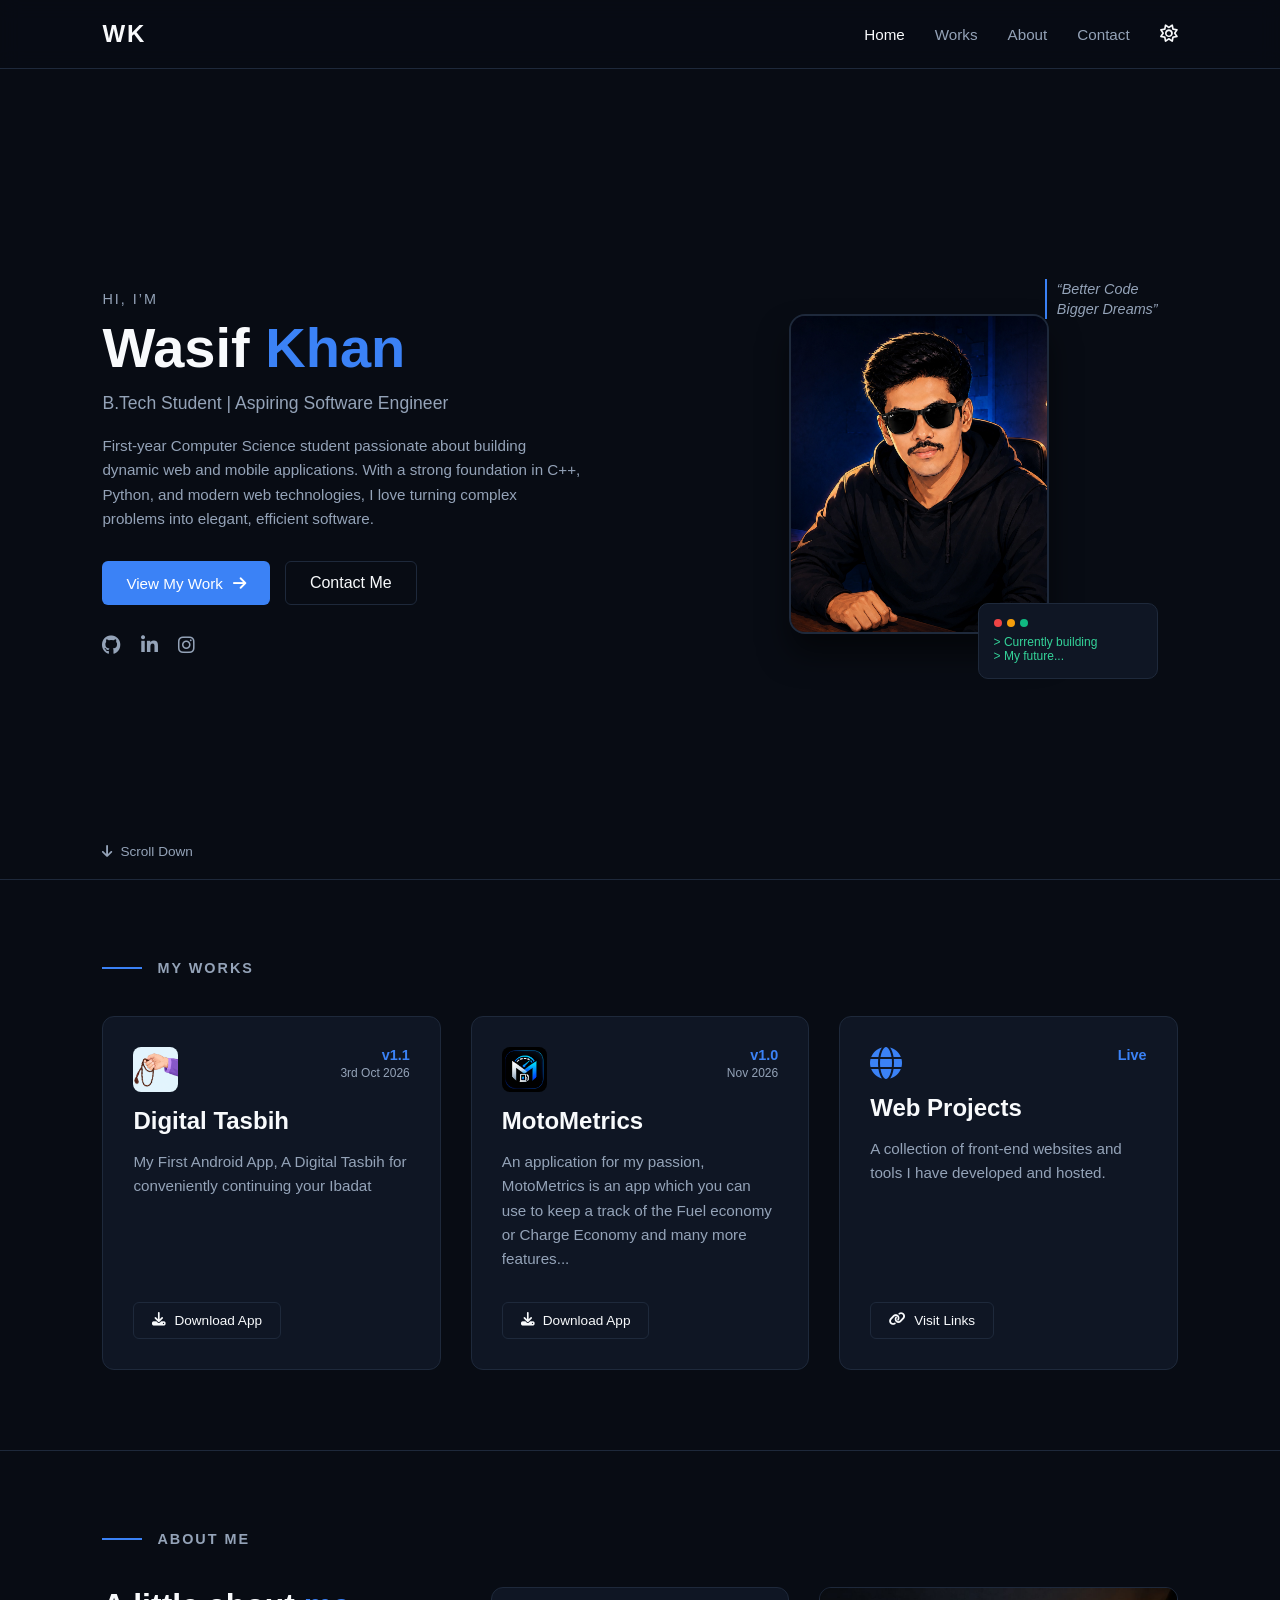
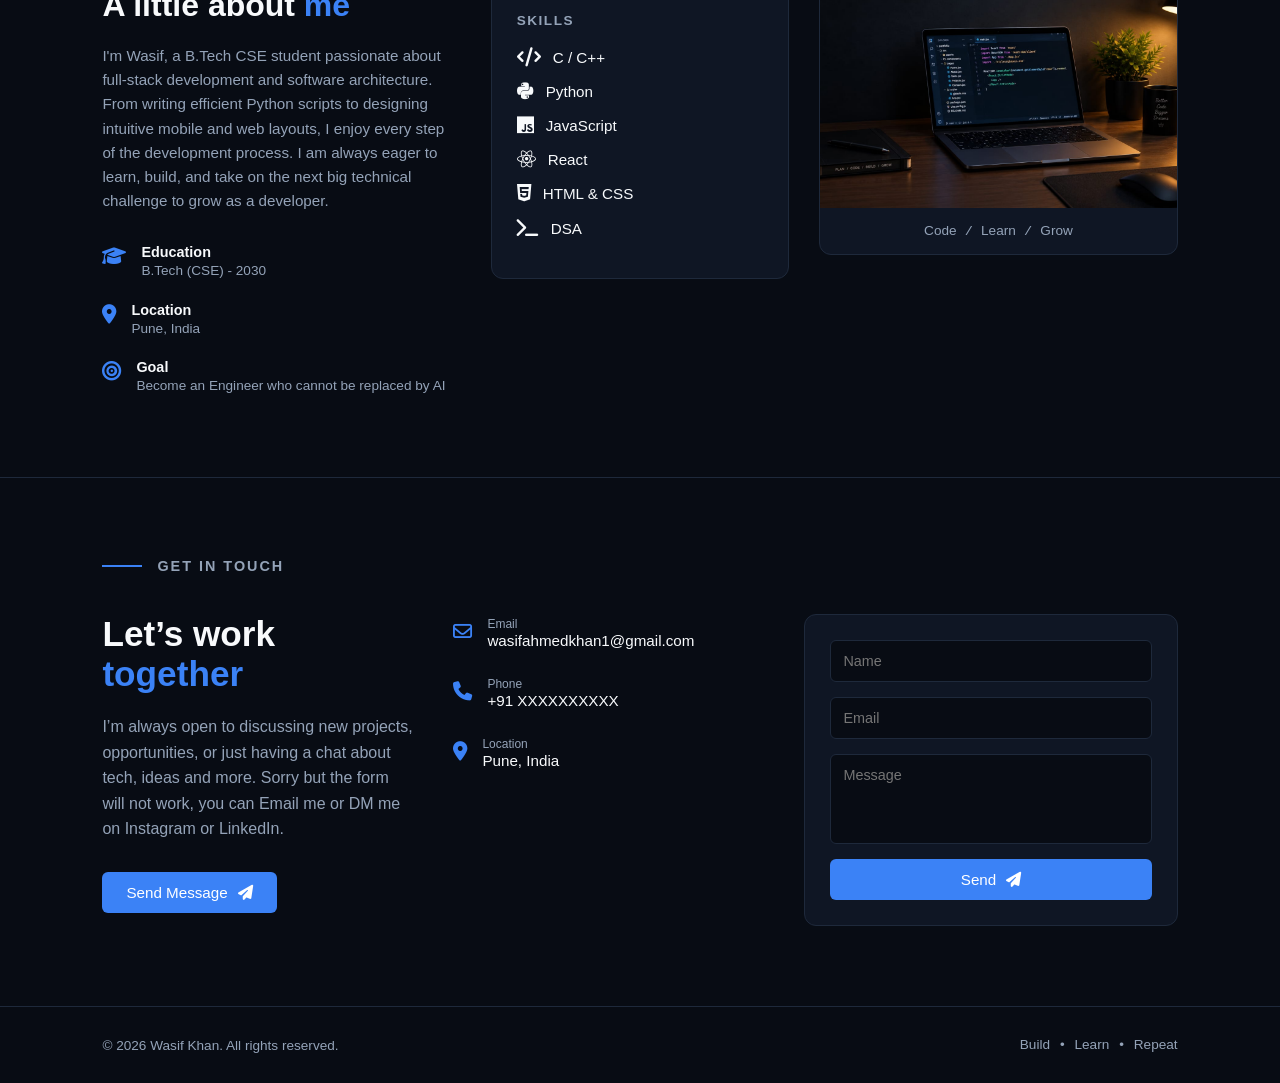
<file: index.html>
<!DOCTYPE html>
<html lang="en">
<head>
    <meta charset="UTF-8">
    <meta name="viewport" content="width=device-width, initial-scale=1.0">
    <title>WK Portfolio</title>
    <link rel="stylesheet" href="style.css">
    <link rel="stylesheet" href="https://cdnjs.cloudflare.com/ajax/libs/font-awesome/6.4.0/css/all.min.css">
</head>
<body>

    <header>
        <div class="logo">WK</div>
        <nav>
            <a href="#home" class="active">Home</a>
            <a href="#works">Works</a>
            <a href="#about">About</a>
            <a href="#contact">Contact</a>
            <button id="theme-toggle"><i class="fa-regular fa-sun"></i></button>
        </nav>
    </header>

    <section id="home" class="hero-section">
        <div class="hero-content">
            <p class="greeting">HI, I’M</p>
            <h1>Wasif <span class="highlight">Khan</span></h1>
            <p class="subtitle">B.Tech Student | Aspiring Software Engineer</p>
            <p class="description">
                First-year Computer Science student passionate about building dynamic web and mobile applications. With a strong foundation in C++, Python, and modern web technologies, I love turning complex problems into elegant, efficient software.
            </p>
            <div class="hero-buttons">
                <a href="#works" class="btn-primary">View My Work <i class="fa-solid fa-arrow-right"></i></a>
                <a href="#contact" class="btn-secondary">Contact Me</a>
            </div>

            <div class="social-icons">
                <!-- GitHub -->
                <a href="https://github.com/YOUR-USERNAME" target="_blank"><i class="fa-brands fa-github"></i></a>
                <!-- LinkedIn -->
                <a href="https://www.linkedin.com/in/wasif-ahmed-khan-42736443b?utm_source=share_via&utm_content=profile&utm_medium=member_android" target="_blank"><i class="fa-brands fa-linkedin-in"></i></a>
                <!-- Instagram -->
                <a href="https://www.instagram.com/wasif.khan2007?obrf=cGVhc2Q5YnM0ajBz" target="_blank"><i class="fa-brands fa-instagram"></i></a>
            </div>
        </div>

        <div class="hero-visual">
            <div class="profile-card">
                <img src="wasif_FP.png" alt="Wasif Khan">
            </div>
            <div class="quote-box">
                <p>“Better Code<br>Bigger Dreams”</p>
            </div>
            <div class="terminal-box">
                <div class="terminal-dots">
                    <span class="dot red"></span>
                    <span class="dot yellow"></span>
                    <span class="dot green"></span>
                </div>
                <p>> Currently building</p>
                <p>> My future...</p>
            </div>
        </div>

        <div class="scroll-down">
            <a href="#works"><i class="fa-solid fa-arrow-down"></i> Scroll Down</a>
        </div>
    </section>

    <section id="works" class="works-section">
        <div class="works-header">
            <span class="line"></span>
            <h2>MY WORKS</h2>
        </div>
        
         <div class="works-grid">
            <!-- Project 1: Digital Tasbih -->
            <div class="work-card reveal">
                <div class="card-header">
                    <img src="Digi_Tasbih_logo.png" alt="Digital Tasbih Logo" class="custom-work-logo">
                    <div class="app-meta">
                        <span class="version">v1.1</span>
                        <span class="date">3rd Oct 2026</span>
                    </div>
                </div>
                <h3>Digital Tasbih</h3>
                <p>My First Android App, A Digital Tasbih for conveniently continuing your Ibadat</p>
                <a href="Digi Tasbih.apk" download="Digital_Tasbih.apk" class="btn-secondary btn-small"><i class="fa-solid fa-download"></i> Download App</a>
            </div>

            <!-- Project 2: MotoMetrics -->
            <div class="work-card reveal">
                <div class="card-header">
                    <img src="MotoMetrics_logo.png" alt="MotoMetrics Logo" class="custom-work-logo">
                    <div class="app-meta">
                        <span class="version">v1.0</span>
                        <span class="date">Nov 2026</span>
                    </div>
                </div>
                <h3>MotoMetrics</h3>
                <p>An application for my passion, MotoMetrics is an app which you can use to keep a track of the Fuel economy or Charge Economy and many more features...</p>
                <a href="MotoMetrics.apk" download="MotoMetrics.apk" class="btn-secondary btn-small"><i class="fa-solid fa-download"></i> Download App</a>
            </div>
            
            <!-- Project 3: Web Projects -->
            <div class="work-card reveal">
                <div class="card-header">
                    <i class="fa-solid fa-globe work-icon"></i>
                    <div class="app-meta">
                        <span class="version">Live</span>
                    </div>
                </div>
                <h3>Web Projects</h3>
                <p>A collection of front-end websites and tools I have developed and hosted.</p>
                <a href="projects.html" class="btn-secondary btn-small"><i class="fa-solid fa-link"></i> Visit Links</a>
            </div>
        </div>
    </section>

    <!-- ABOUT SECTION -->
    <section id="about" class="about-section">
        <div class="about-header">
            <span class="line"></span>
            <h2>ABOUT ME</h2>
        </div>
        
        <div class="about-grid">
            <div class="about-text reveal">
                <h3>A little about <span class="highlight">me</span></h3>
                <p>
                    I'm Wasif, a B.Tech CSE student passionate about full-stack development and software architecture. From writing efficient Python scripts to designing intuitive mobile and web layouts, I enjoy every step of the development process. I am always eager to learn, build, and take on the next big technical challenge to grow as a developer.
                </p>

                <div class="about-info-list">
                    <div class="info-item">
                        <i class="fa-solid fa-graduation-cap"></i>
                        <div>
                            <strong>Education</strong>
                            <p>B.Tech (CSE) - 2030</p>
                        </div>
                    </div>
                    <div class="info-item">
                        <i class="fa-solid fa-location-dot"></i>
                        <div>
                            <strong>Location</strong>
                            <p>Pune, India</p>
                        </div>
                    </div>
                    <div class="info-item">
                        <i class="fa-solid fa-bullseye"></i>
                        <div>
                            <strong>Goal</strong>
                            <p>Become an Engineer who cannot be replaced by AI</p>
                        </div>
                    </div>
                </div>
            </div>

            <div class="skills-container reveal">
                <h4>SKILLS</h4>
                <div class="skill-item"><i class="fa-solid fa-code skill-icon c-badge"></i> <span>C / C++</span></div>
                <div class="skill-item"><i class="fa-brands fa-python skill-icon py-badge"></i> <span>Python</span></div>
                <div class="skill-item"><i class="fa-brands fa-js skill-icon js-badge"></i> <span>JavaScript</span></div>
                <div class="skill-item"><i class="fa-brands fa-react skill-icon react-badge"></i> <span>React</span></div>
                <div class="skill-item"><i class="fa-brands fa-html5 skill-icon html-badge"></i> <span>HTML & CSS</span></div>
                <div class="skill-item"><i class="fa-solid fa-terminal skill-icon dsa-badge"></i> <span>DSA</span></div>
            </div>

            <div class="about-image-card reveal">
                <img src="BG_Laptop.png" alt="Workspace">
                <div class="image-footer-tags">
                    <span>Code</span> / <span>Learn</span> / <span>Grow</span>
                </div>
            </div>
        </div>
    </section>

    <!-- CONTACT SECTION -->
    <section id="contact" class="contact-section">
        <div class="contact-header">
            <span class="line"></span>
            <h2>GET IN TOUCH</h2>
        </div>

        <div class="contact-grid">
            <div class="contact-info reveal">
                <h3>Let’s work <span class="highlight">together</span></h3>
                <p>
                    I’m always open to discussing new projects, opportunities, or just having a chat about tech, ideas and more. Sorry but the form will not work, you can Email me or DM me on Instagram or LinkedIn.
                </p>
                <a href="#contact-form" class="btn-primary">Send Message <i class="fa-solid fa-paper-plane"></i></a>
            </div>

            <div class="contact-details reveal">
                <div class="detail-row">
                    <i class="fa-regular fa-envelope"></i>
                    <div>
                        <small>Email</small>
                        <p>wasifahmedkhan1@gmail.com</p>
                    </div>
                </div>
                <div class="detail-row">
                    <i class="fa-solid fa-phone"></i>
                    <div>
                        <small>Phone</small>
                        <p>+91 XXXXXXXXXX</p>
                    </div>
                </div>
                <div class="detail-row">
                    <i class="fa-solid fa-location-dot"></i>
                    <div>
                        <small>Location</small>
                        <p>Pune, India</p>
                    </div>
                </div>
            </div>

            <div class="contact-form-card reveal" id="contact-form">
                <form id="form">
                    <input type="text" placeholder="Name" required>
                    <input type="email" placeholder="Email" required>
                    <textarea placeholder="Message" rows="4" required></textarea>
                    <button type="submit" class="btn-primary full-width">Send <i class="fa-solid fa-paper-plane"></i></button>
                </form>
            </div>
        </div>
    </section>

    <!-- FOOTER -->
    <footer>
        <p>&copy; 2026 Wasif Khan. All rights reserved.</p>
        <div class="footer-links">
            <span>Build</span> &bull; <span>Learn</span> &bull; <span>Repeat</span>
        </div>
    </footer>

    <script src="script.js"></script>
</body>
</html>
</file>
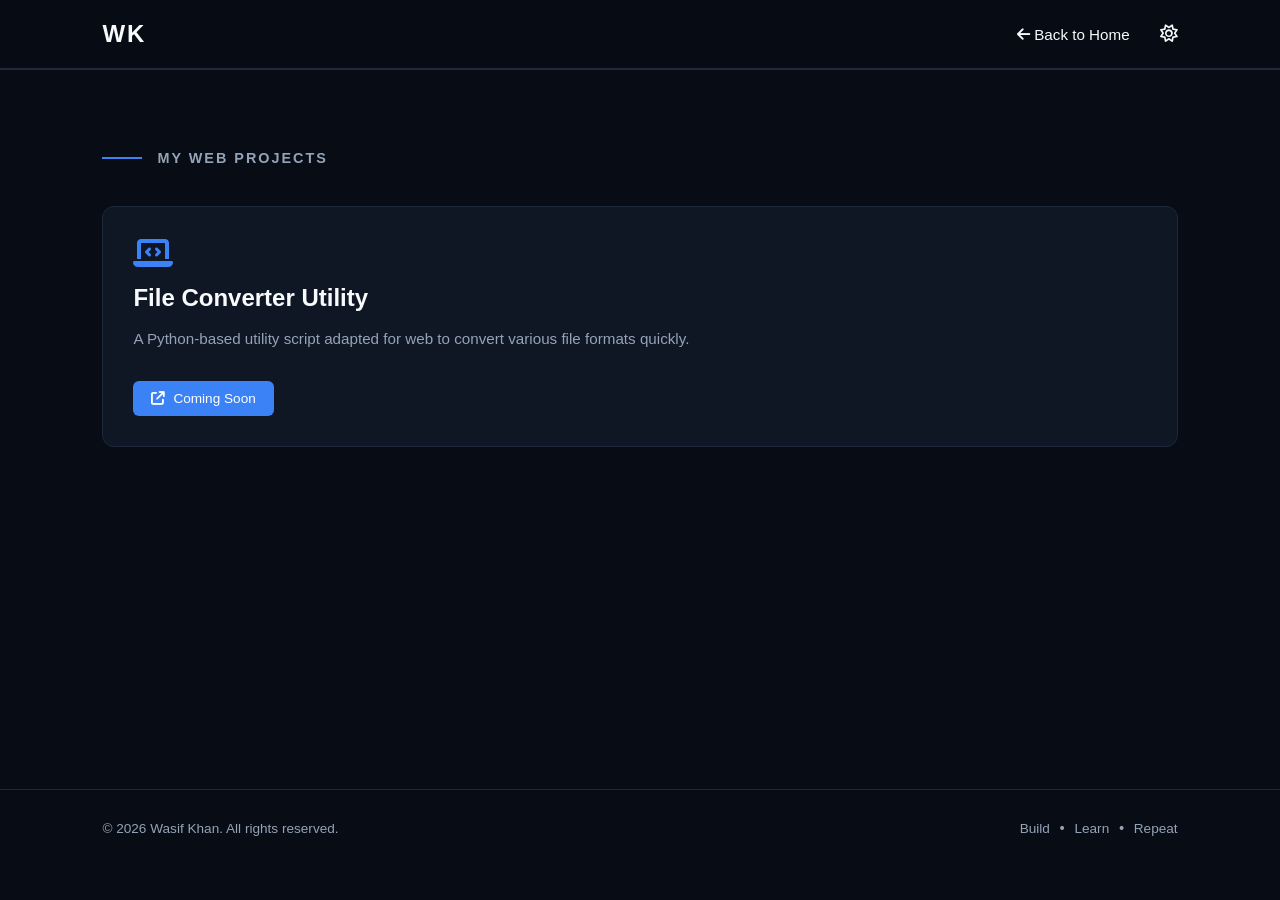
<file: projects.html>
<!DOCTYPE html>
<html lang="en">
<head>
    <meta charset="UTF-8">
    <meta name="viewport" content="width=device-width, initial-scale=1.0">
    <title>Web Projects - Wasif Khan</title>
    <link rel="stylesheet" href="style.css">
    <!-- FontAwesome for Icons -->
    <link rel="stylesheet" href="https://cdnjs.cloudflare.com/ajax/libs/font-awesome/6.4.0/css/all.min.css">
</head>
<body>

    <!-- HEADER / NAVBAR -->
    <header>
        <div class="logo">WK</div>
        <nav>
            <a href="index.html" class="active"><i class="fa-solid fa-arrow-left"></i> Back to Home</a>
            <button id="theme-toggle"><i class="fa-regular fa-sun"></i></button>
        </nav>
    </header>

    <!-- WEB PROJECTS SECTION -->
    <section class="works-section" style="min-height: 80vh;">
        <div class="works-header">
            <span class="line"></span>
            <h2>MY WEB PROJECTS</h2>
        </div>
        
        <div class="works-grid">
            <!-- Web Project 1 -->
            <div class="work-card reveal">
                <i class="fa-solid fa-laptop-code work-icon"></i>
                <h3>File Converter Utility</h3>
                <p>A Python-based utility script adapted for web to convert various file formats quickly.</p>
                <a href="" target="_blank" class="btn-primary btn-small"><i class="fa-solid fa-arrow-up-right-from-square"></i> Coming Soon</a>
            </div>
            
            <!-- You can copy and paste more <div class="work-card"> blocks here to add more projects! -->
        </div>
    </section>

    <!-- FOOTER -->
    <footer>
        <p>&copy; 2026 Wasif Khan. All rights reserved.</p>
        <div class="footer-links">
            <span>Build</span> &bull; <span>Learn</span> &bull; <span>Repeat</span>
        </div>
    </footer>

    <!-- Reusing your existing script so Dark Mode works here too! -->
    <script src="script.js"></script>
</body>
</html>
</file>
<file: style.css>
/* RESET & BASE STYLES */
* {
    margin: 0;
    padding: 0;
    box-sizing: border-box;
    font-family: 'Segoe UI', Tahoma, Geneva, Verdana, sans-serif;
    scroll-behavior: smooth;
}

:root {
    --bg-color: #080c14;
    --card-bg: #0f1624;
    --border-color: #1e293b;
    --text-main: #f8fafc;
    --text-muted: #94a3b8;
    --accent-blue: #3b82f6;
    --accent-blue-hover: #2563eb;
}

body {
    background-color: var(--bg-color);
    color: var(--text-main);
    overflow-x: hidden;
}

/* HEADER */
header {
    display: flex;
    justify-content: space-between;
    align-items: center;
    padding: 20px 8%;
    border-bottom: 1px solid var(--border-color);
    position: sticky;
    top: 0;
    background: rgba(8, 12, 20, 0.9);
    backdrop-filter: blur(10px);
    z-index: 1000;
}

.logo {
    font-size: 1.5rem;
    font-weight: bold;
    letter-spacing: 2px;
}

nav {
    display: flex;
    align-items: center;
    gap: 30px;
}

nav a {
    color: var(--text-muted);
    text-decoration: none;
    font-size: 0.95rem;
    transition: color 0.3s;
}

nav a:hover, nav a.active {
    color: var(--text-main);
}

#theme-toggle {
    background: none;
    border: none;
    color: var(--text-main);
    cursor: pointer;
    font-size: 1.1rem;
}

/* HERO SECTION */
.hero-section {
    min-height: 90vh;
    padding: 60px 8%;
    display: grid;
    grid-template-columns: 1.2fr 1.2fr;
    position: relative;
    align-items: center;
    gap: 40px;
}

.greeting {
    color: var(--text-muted);
    font-size: 0.9rem;
    letter-spacing: 2px;
    margin-bottom: 10px;
}

h1 {
    font-size: 3.5rem;
    font-weight: 800;
    line-height: 1.1;
    margin-bottom: 15px;
}

.highlight {
    color: var(--accent-blue);
}

.subtitle {
    font-size: 1.1rem;
    color: var(--text-muted);
    margin-bottom: 20px;
}

.description {
    color: var(--text-muted);
    font-size: 0.95rem;
    line-height: 1.6;
    margin-bottom: 30px;
    max-width: 480px;
}

.hero-buttons {
    display: flex;
    gap: 15px;
    margin-bottom: 30px;
}

.btn-primary {
    background-color: var(--accent-blue);
    color: white;
    padding: 12px 24px;
    border-radius: 6px;
    text-decoration: none;
    font-weight: 500;
    display: inline-flex;
    align-items: center;
    gap: 10px;
    transition: background 0.3s;
    border: none;
    cursor: pointer;
    font-size: 0.95rem;
}

.btn-primary:hover {
    background-color: var(--accent-blue-hover);
}

.btn-secondary {
    background: transparent;
    color: var(--text-main);
    padding: 12px 24px;
    border-radius: 6px;
    border: 1px solid var(--border-color);
    text-decoration: none;
    font-weight: 500;
    transition: border-color 0.3s;
}

.btn-secondary:hover {
    border-color: var(--text-muted);
}

.social-icons {
    display: flex;
    gap: 20px;
}

.social-icons a {
    color: var(--text-muted);
    font-size: 1.2rem;
    transition: color 0.3s;
}

.social-icons a:hover {
    color: var(--accent-blue);
}

/* HERO VISUAL (RIGHT SIDE) */
.hero-visual {
    position: relative;
    display: flex;
    justify-content: center;
    align-items: center;
    height: 450px;
}

.profile-card {
    width: 260px;
    height: 320px;
    border-radius: 16px;
    overflow: hidden;
    border: 2px solid var(--border-color);
    background: var(--card-bg);
    box-shadow: 0 20px 30px rgba(0,0,0,0.5);
    z-index: 2;
    animation: float 4s ease-in-out infinite; 
}

.profile-card img {
    width: 100%;
    height: 100%;
    object-fit: cover;
    object-position: top center;
}

.quote-box {
    position: absolute;
    top: 30px;
    right: 20px;
    font-size: 0.9rem;
    font-style: italic;
    color: var(--text-muted);
    line-height: 1.4;
    border-left: 2px solid var(--accent-blue);
    padding-left: 10px;
}

.terminal-box {
    position: absolute;
    bottom: 20px;
    right: 20px;
    background: var(--card-bg);
    border: 1px solid var(--border-color);
    padding: 15px;
    border-radius: 10px;
    width: 180px;
    font-family: monospace;
    font-size: 0.75rem;
    color: #34d399;
    z-index: 3;
}

.terminal-dots {
    display: flex;
    gap: 5px;
    margin-bottom: 8px;
}

.dot {
    width: 8px;
    height: 8px;
    border-radius: 50%;
}

.dot.red { background: #ef4444; }
.dot.yellow { background: #f59e0b; }
.dot.green { background: #10b981; }

.scroll-down {
    position: absolute;
    bottom: 20px;
    left: 8%;
}

.scroll-down a {
    color: var(--text-muted);
    text-decoration: none;
    font-size: 0.85rem;
    display: flex;
    align-items: center;
    gap: 8px;
}

/* WORKS SECTION */
.works-section {
    padding: 80px 8%;
    border-top: 1px solid var(--border-color);
}

.works-header {
    display: flex;
    align-items: center;
    gap: 15px;
    margin-bottom: 40px;
}

.works-header h2 {
    font-size: 0.9rem;
    letter-spacing: 2px;
    color: var(--text-muted);
}

.works-grid {
    display: grid;
    grid-template-columns: repeat(auto-fit, minmax(300px, 1fr));
    gap: 30px;
}

.work-card {
    background: var(--card-bg);
    border: 1px solid var(--border-color);
    border-radius: 12px;
    padding: 30px;
    display: flex;
    flex-direction: column;
    gap: 15px;
    transition: transform 0.3s ease, border-color 0.3s ease;
    position: relative; 
}

.work-card:hover {
    transform: translateY(-5px);
    border-color: var(--accent-blue);
}

/* Card Header Row (Logo + Version) */
.card-header {
    display: flex;
    justify-content: space-between;
    align-items: flex-start;
    width: 100%;
}

.card-header .custom-work-logo, 
.card-header .work-icon {
    margin-bottom: 0; 
}

/* Top-Right Version and Date */
.app-meta {
    text-align: right;
    font-family: monospace;
}

.app-meta .version {
    display: block;
    color: var(--accent-blue);
    font-weight: bold;
    font-size: 0.9rem;
    margin-bottom: 3px;
}

.app-meta .date {
    display: block;
    color: var(--text-muted);
    font-size: 0.75rem;
}

.work-icon {
    font-size: 2rem;
    color: var(--accent-blue);
}

/* CUSTOM LOGO CLASS FOR APPS */
.custom-work-logo {
    width: 45px;
    height: 45px;         
    object-fit: contain;  
    border-radius: 8px;   
}

.work-card h3 {
    font-size: 1.5rem;
    color: var(--text-main);
}

.work-card p {
    color: var(--text-muted);
    font-size: 0.95rem;
    line-height: 1.6;
    flex-grow: 1;
    margin-bottom: 15px;
}

.btn-small {
    padding: 10px 18px;
    font-size: 0.85rem;
    align-self: flex-start;
    display: inline-flex;
    align-items: center;
    gap: 8px;
}

/* ABOUT SECTION */
.about-section {
    padding: 80px 8%;
    border-top: 1px solid var(--border-color);
}

.about-header, .contact-header {
    display: flex;
    align-items: center;
    gap: 15px;
    margin-bottom: 40px;
}

.line {
    width: 40px;
    height: 2px;
    background-color: var(--accent-blue);
}

.about-header h2, .contact-header h2 {
    font-size: 0.9rem;
    letter-spacing: 2px;
    color: var(--text-muted);
}

.about-grid {
    display: grid;
    grid-template-columns: 1.2fr 1fr 1.2fr;
    gap: 30px;
    align-items: start;
}

.about-text h3 {
    font-size: 2rem;
    margin-bottom: 20px;
}

.about-text p {
    color: var(--text-muted);
    font-size: 0.95rem;
    line-height: 1.6;
    margin-bottom: 30px;
}

.about-info-list {
    display: flex;
    flex-direction: column;
    gap: 20px;
}

.info-item {
    display: flex;
    gap: 15px;
    align-items: flex-start;
}

.info-item i {
    color: var(--accent-blue);
    font-size: 1.2rem;
    margin-top: 3px;
}

.info-item strong {
    font-size: 0.9rem;
    display: block;
}

.info-item p {
    margin: 0;
    font-size: 0.85rem;
}

/* SKILLS BOX */
.skills-container {
    background: var(--card-bg);
    border: 1px solid var(--border-color);
    border-radius: 12px;
    padding: 25px;
}

.skills-container h4 {
    font-size: 0.85rem;
    letter-spacing: 1.5px;
    color: var(--text-muted);
    margin-bottom: 20px;
}

.skill-item {
    display: flex;
    align-items: center;
    gap: 12px;
    margin-bottom: 15px;
    font-size: 0.95rem;
}

.skill-icon {
    font-size: 1.2rem;
}

.about-image-card {
    background: var(--card-bg);
    border: 1px solid var(--border-color);
    border-radius: 12px;
    overflow: hidden;
    display: flex;
    flex-direction: column;
}

.about-image-card img {
    width: 100%;
    height: 220px;
    object-fit: cover;
}

.image-footer-tags {
    padding: 15px;
    font-family: monospace;
    font-size: 0.85rem;
    color: var(--text-muted);
    text-align: center;
}

/* CONTACT SECTION */
.contact-section {
    padding: 80px 8%;
    border-top: 1px solid var(--border-color);
}

.contact-grid {
    display: grid;
    grid-template-columns: 1fr 1fr 1.2fr;
    gap: 40px;
    align-items: start;
}

.contact-info h3 {
    font-size: 2.2rem;
    margin-bottom: 20px;
}

.contact-info p {
    color: var(--text-muted);
    line-height: 1.6;
    margin-bottom: 30px;
}

.contact-details {
    display: flex;
    flex-direction: column;
    gap: 25px;
}

.detail-row {
    display: flex;
    gap: 15px;
    align-items: center;
}

.detail-row i {
    font-size: 1.2rem;
    color: var(--accent-blue);
}

.detail-row small {
    color: var(--text-muted);
    font-size: 0.75rem;
}

.detail-row p {
    font-size: 0.95rem;
    margin: 0;
}

.contact-form-card {
    background: var(--card-bg);
    border: 1px solid var(--border-color);
    border-radius: 12px;
    padding: 25px;
}

.contact-form-card form {
    display: flex;
    flex-direction: column;
    gap: 15px;
}

.contact-form-card input, 
.contact-form-card textarea {
    background: var(--bg-color);
    border: 1px solid var(--border-color);
    padding: 12px;
    border-radius: 6px;
    color: var(--text-main);
    font-size: 0.9rem;
    outline: none;
    resize: none;
}

.contact-form-card input:focus, 
.contact-form-card textarea:focus {
    border-color: var(--accent-blue);
}

.full-width {
    width: 100%;
    justify-content: center;
}

/* FOOTER */
footer {
    display: flex;
    justify-content: space-between;
    align-items: center;
    padding: 30px 8%;
    border-top: 1px solid var(--border-color);
    color: var(--text-muted);
    font-size: 0.85rem;
}

.footer-links {
    font-family: monospace;
}

/* =========================================
   RESPONSIVE DESIGN (All Screen Sizes)
   ========================================= */

@media (min-width: 1600px) {
    header, .hero-section, .works-section, .about-section, .contact-section, footer {
        padding-left: 18%;
        padding-right: 18%;
    }
}

@media (max-width: 1024px) {
    .hero-section {
        grid-template-columns: 1fr;
        text-align: center;
        gap: 60px;
    }
    
    .hero-content {
        display: flex;
        flex-direction: column;
        align-items: center;
    }

    .description {
        margin-left: auto;
        margin-right: auto;
    }

    .hero-buttons {
        justify-content: center;
    }

    .about-grid, .contact-grid {
        grid-template-columns: 1fr;
        gap: 50px;
    }

    .terminal-box {
        bottom: 0;
        right: 0;
    }
}

@media (max-width: 768px) {
    header {
        flex-direction: column;
        gap: 15px;
        padding: 15px 5%;
    }

    nav {
        flex-wrap: wrap;
        justify-content: center;
        gap: 15px;
    }

    .hero-section, .works-section, .about-section, .contact-section {
        padding: 60px 5%;
    }

    h1 {
        font-size: 2.5rem;
    }

    .hero-visual {
        height: 350px;
    }

    .profile-card {
        width: 220px;
        height: 280px;
    }

    .quote-box {
        top: -15px;
        right: 0px;
        background: var(--card-bg);
        padding: 8px 12px;
        border-radius: 8px;
        border: 1px solid var(--border-color);
        border-left: 2px solid var(--accent-blue);
    }

    .terminal-box {
        display: none; 
    }

    .scroll-down {
        display: none; 
    }

    .hero-buttons {
        flex-direction: column;
        width: 100%;
        max-width: 300px;
    }

    .btn-primary, .btn-secondary {
        width: 100%;
        justify-content: center;
    }
}

/* =========================================
   ANIMATIONS
   ========================================= */

/* 1. Floating Animation for Profile Card */
@keyframes float {
    0% { transform: translateY(0px); }
    50% { transform: translateY(-15px); }
    100% { transform: translateY(0px); }
}

/* 2. Scroll Reveal Base State (Hidden & Pushed Down) */
.reveal {
    opacity: 0;
    transform: translateY(40px);
    transition: opacity 0.8s ease-out, transform 0.8s ease-out;
}

/* 3. Scroll Reveal Active State (Visible & Normal Position) */
.reveal.active {
    opacity: 1;
    transform: translateY(0);
}
</file>
